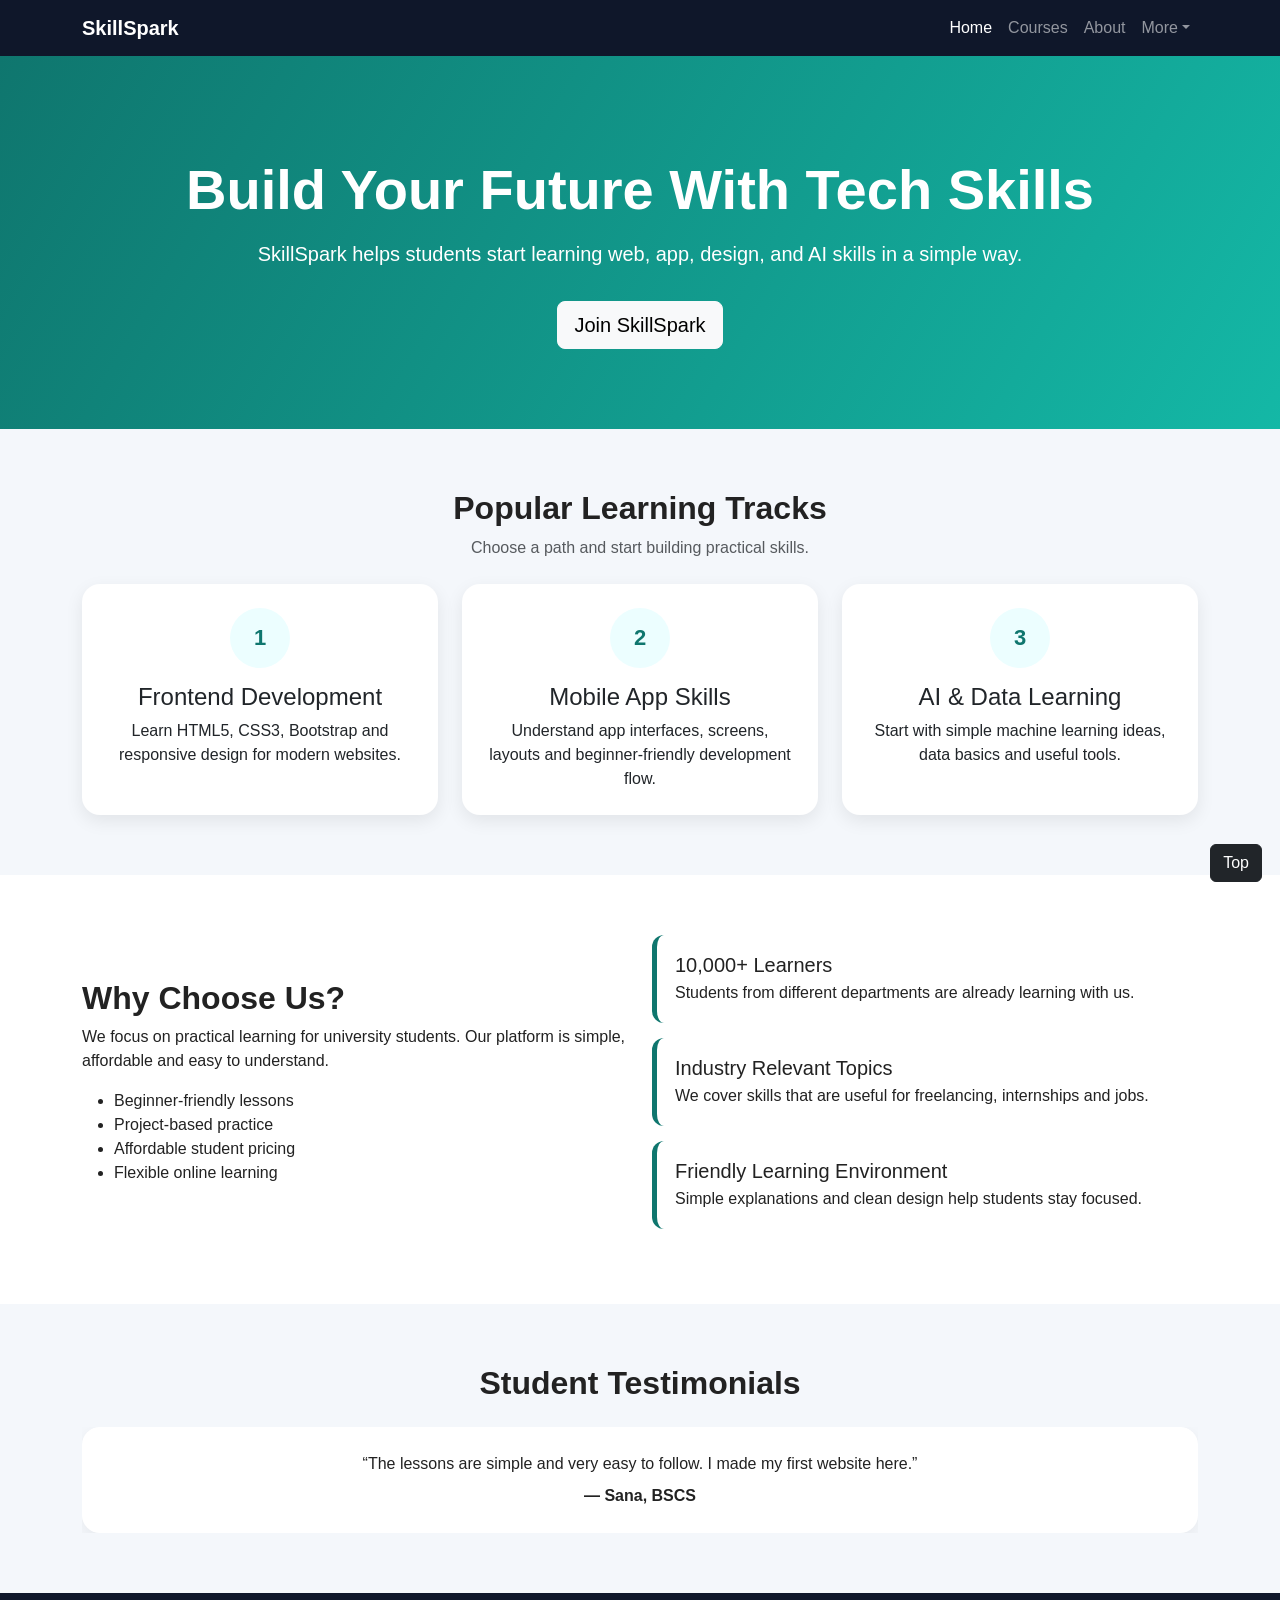
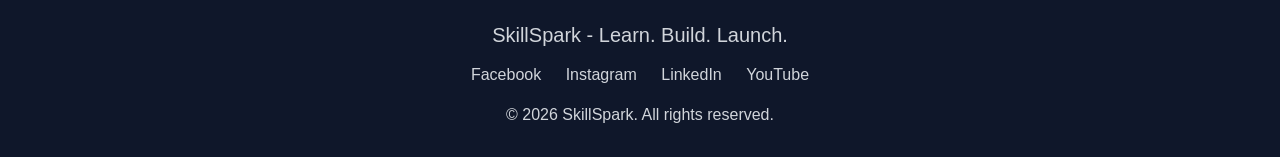
<file: index.html>
<!DOCTYPE html>
<html lang="en">
<head>
  <meta charset="UTF-8">
  <meta name="viewport" content="width=device-width, initial-scale=1.0">
  <title>SkillSpark | Home</title>
  <link rel="stylesheet" href="https://cdn.jsdelivr.net/npm/bootstrap@5.3.2/dist/css/bootstrap.min.css">
  <link rel="stylesheet" href="css/style.css">
</head>
<body>
<nav class="navbar navbar-expand-lg navbar-dark" style="background:#0f172a;">
  <div class="container">
    <a class="navbar-brand fw-bold" href="index.html">SkillSpark</a>
    <button class="navbar-toggler" type="button" data-bs-toggle="collapse" data-bs-target="#menuBar">
      <span class="navbar-toggler-icon"></span>
    </button>
    <div class="collapse navbar-collapse" id="menuBar">
      <ul class="navbar-nav ms-auto">
        <li class="nav-item"><a class="nav-link active" href="index.html">Home</a></li>
        <li class="nav-item"><a class="nav-link" href="courses.html">Courses</a></li>
        <li class="nav-item"><a class="nav-link" href="about.html">About</a></li>
        <li class="nav-item dropdown">
          <a class="nav-link dropdown-toggle" href="#" data-bs-toggle="dropdown">More</a>
          <ul class="dropdown-menu">
            <li><a class="dropdown-item" href="register.html">Register</a></li>
            <li><a class="dropdown-item" href="contact.html">Contact</a></li>
            <li><a class="dropdown-item" href="#reviews">Reviews</a></li>
          </ul>
        </li>
      </ul>
    </div>
  </div>
</nav>
<section class="top-banner text-center">
  <div class="container">
    <h1 class="display-4 fw-bold">Build Your Future With Tech Skills</h1>
    <p class="lead mt-3">SkillSpark helps students start learning web, app, design, and AI skills in a simple way.</p>
    <a href="register.html" class="btn btn-light btn-lg mt-3">Join SkillSpark</a>
  </div>
</section>
<section class="section-space">
  <div class="container">
    <div class="text-center mb-4">
      <h2 class="fw-bold">Popular Learning Tracks</h2>
      <p class="text-muted">Choose a path and start building practical skills.</p>
    </div>
    <div class="row g-4">
      <div class="col-sm-12 col-md-6 col-lg-4">
        <div class="card custom-card h-100 text-center p-4">
          <div class="icon-box">1</div>
          <h4>Frontend Development</h4>
          <p class="mb-0">Learn HTML5, CSS3, Bootstrap and responsive design for modern websites.</p>
        </div>
      </div>
      <div class="col-sm-12 col-md-6 col-lg-4">
        <div class="card custom-card h-100 text-center p-4">
          <div class="icon-box">2</div>
          <h4>Mobile App Skills</h4>
          <p class="mb-0">Understand app interfaces, screens, layouts and beginner-friendly development flow.</p>
        </div>
      </div>
      <div class="col-sm-12 col-md-6 col-lg-4">
        <div class="card custom-card h-100 text-center p-4">
          <div class="icon-box">3</div>
          <h4>AI & Data Learning</h4>
          <p class="mb-0">Start with simple machine learning ideas, data basics and useful tools.</p>
        </div>
      </div>
    </div>
  </div>
</section>
<section class="section-space bg-white">
  <div class="container">
    <div class="row g-4 align-items-center">
      <div class="col-sm-12 col-lg-6">
        <h2 class="fw-bold">Why Choose Us?</h2>
        <p>We focus on practical learning for university students. Our platform is simple, affordable and easy to understand.</p>
        <ul>
          <li>Beginner-friendly lessons</li>
          <li>Project-based practice</li>
          <li>Affordable student pricing</li>
          <li>Flexible online learning</li>
        </ul>
      </div>
      <div class="col-sm-12 col-lg-6">
        <div class="stats-box">
          <h5 class="mb-1">10,000+ Learners</h5>
          <p class="mb-0">Students from different departments are already learning with us.</p>
        </div>
        <div class="stats-box">
          <h5 class="mb-1">Industry Relevant Topics</h5>
          <p class="mb-0">We cover skills that are useful for freelancing, internships and jobs.</p>
        </div>
        <div class="stats-box">
          <h5 class="mb-1">Friendly Learning Environment</h5>
          <p class="mb-0">Simple explanations and clean design help students stay focused.</p>
        </div>
      </div>
    </div>
  </div>
</section>
<section class="section-space" id="reviews">
  <div class="container">
    <div class="text-center mb-4">
      <h2 class="fw-bold">Student Testimonials</h2>
    </div>
    <div id="reviewSlider" class="carousel slide" data-bs-ride="carousel">
      <div class="carousel-inner">
        <div class="carousel-item active">
          <div class="rounded-box text-center">
            <p class="mb-2">“The lessons are simple and very easy to follow. I made my first website here.”</p>
            <strong>— Sana, BSCS</strong>
          </div>
        </div>
        <div class="carousel-item">
          <div class="rounded-box text-center">
            <p class="mb-2">“I liked the design and structure of the courses. It feels organized.”</p>
            <strong>— Hamza, BSIT</strong>
          </div>
        </div>
        <div class="carousel-item">
          <div class="rounded-box text-center">
            <p class="mb-2">“SkillSpark gave me confidence to start learning AI and UI design.”</p>
            <strong>— Areeba, Software Engineering</strong>
          </div>
        </div>
      </div>
      <button class="carousel-control-prev" type="button" data-bs-target="#reviewSlider" data-bs-slide="prev">
        <span class="carousel-control-prev-icon"></span>
      </button>
      <button class="carousel-control-next" type="button" data-bs-target="#reviewSlider" data-bs-slide="next">
        <span class="carousel-control-next-icon"></span>
      </button>
    </div>
  </div>
</section>
<footer class="site-footer">
  <div class="container text-center">
    <h5 class="mb-3">SkillSpark - Learn. Build. Launch.</h5>
    <a href="#">Facebook</a>
    <a href="#">Instagram</a>
    <a href="#">LinkedIn</a>
    <a href="#">YouTube</a>
    <p class="mt-3 mb-0">© 2026 SkillSpark. All rights reserved.</p>
  </div>
</footer>
<button onclick="window.scrollTo(0,0)" class="btn btn-dark back-top">Top</button>
<script src="https://cdn.jsdelivr.net/npm/bootstrap@5.3.2/dist/js/bootstrap.bundle.min.js"></script>
</body>
</html>
</file>
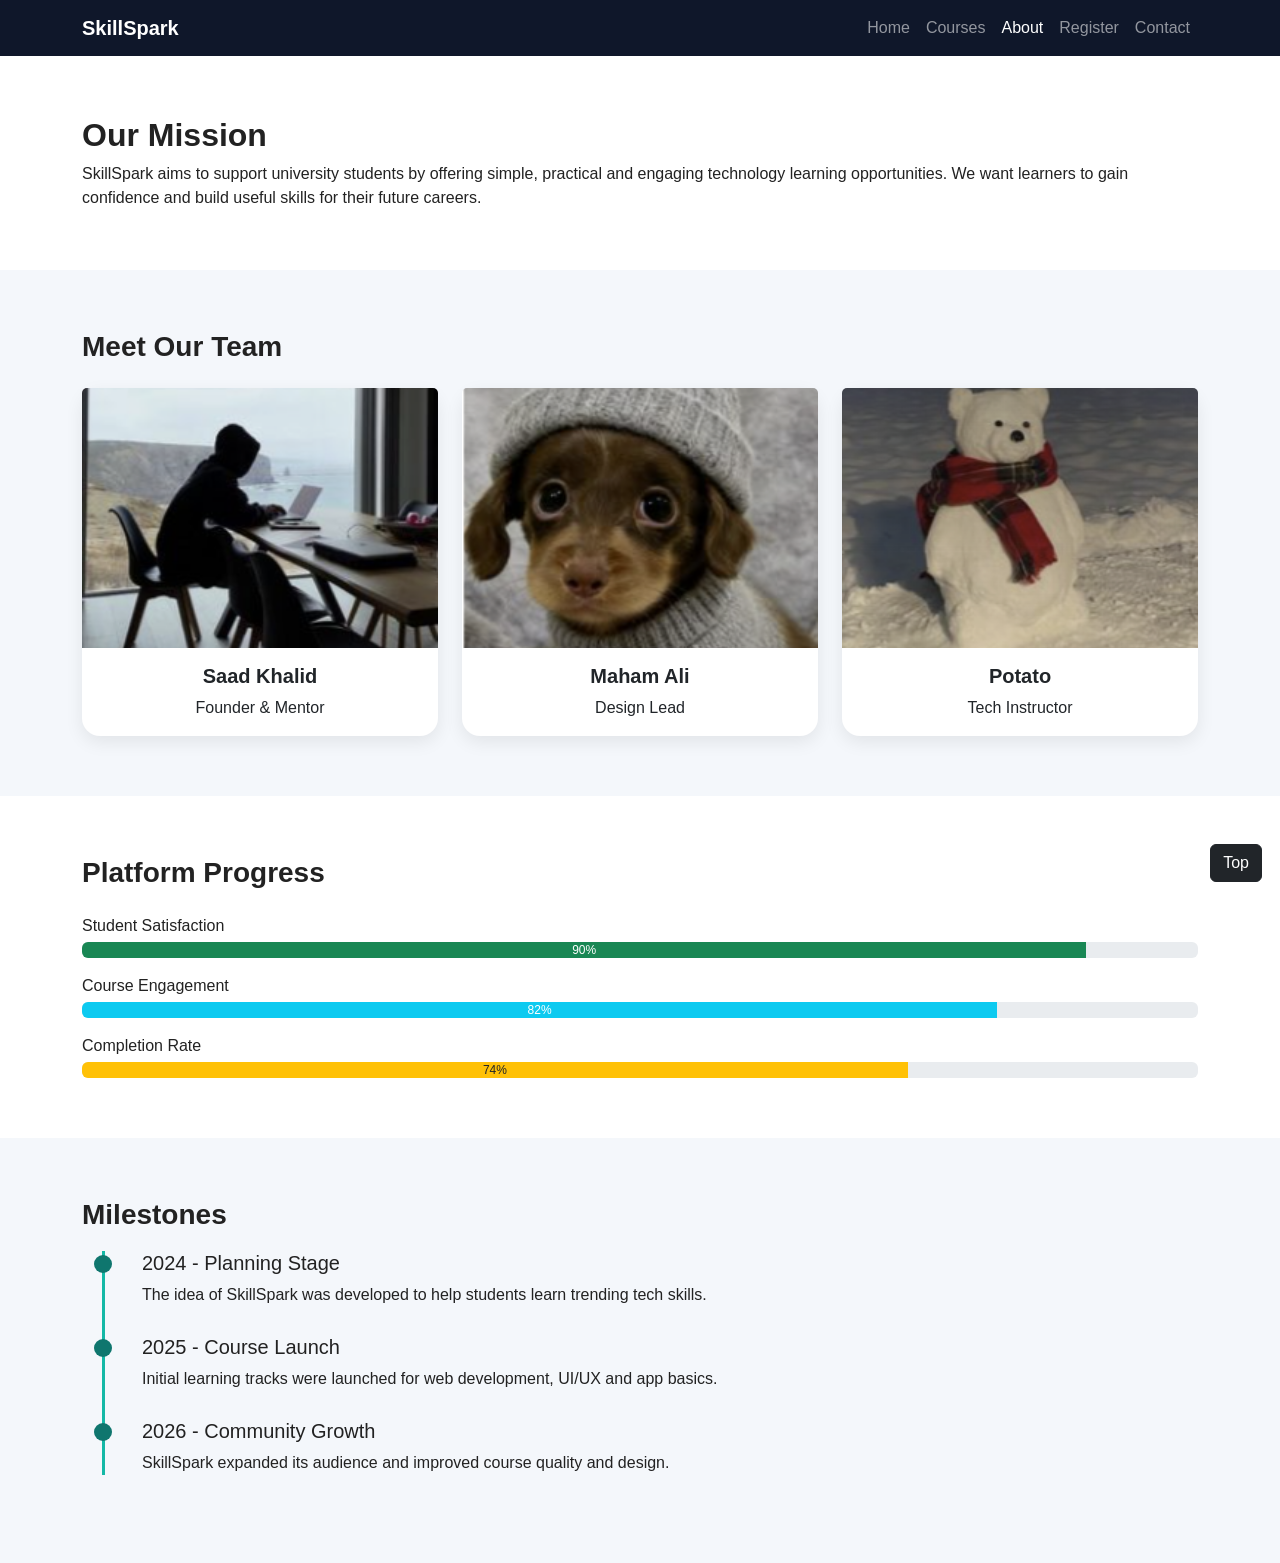
<file: about.html>
<!DOCTYPE html>
<html lang="en">
<head>
  <meta charset="UTF-8">
  <meta name="viewport" content="width=device-width, initial-scale=1.0">
  <title>SkillSpark | About</title>
  <link rel="stylesheet" href="https://cdn.jsdelivr.net/npm/bootstrap@5.3.2/dist/css/bootstrap.min.css">
  <link rel="stylesheet" href="css/style.css">
</head>
<body>
<nav class="navbar navbar-expand-lg navbar-dark" style="background:#0f172a;">
  <div class="container">
    <a class="navbar-brand fw-bold" href="index.html">SkillSpark</a>
    <button class="navbar-toggler" type="button" data-bs-toggle="collapse" data-bs-target="#menuBar">
      <span class="navbar-toggler-icon"></span>
    </button>
    <div class="collapse navbar-collapse" id="menuBar">
      <ul class="navbar-nav ms-auto">
        <li class="nav-item"><a class="nav-link" href="index.html">Home</a></li>
        <li class="nav-item"><a class="nav-link" href="courses.html">Courses</a></li>
        <li class="nav-item"><a class="nav-link active" href="about.html">About</a></li>
        <li class="nav-item"><a class="nav-link" href="register.html">Register</a></li>
        <li class="nav-item"><a class="nav-link" href="contact.html">Contact</a></li>
      </ul>
    </div>
  </div>
</nav>
<section class="section-space bg-white">
  <div class="container">
    <h2 class="fw-bold">Our Mission</h2>
    <p class="mb-0">
      SkillSpark aims to support university students by offering simple, practical and engaging technology learning opportunities.
      We want learners to gain confidence and build useful skills for their future careers.
    </p>
  </div>
</section>
<section class="section-space">
  <div class="container">
    <h3 class="fw-bold mb-4">Meet Our Team</h3>
    <div class="row g-4">
      <div class="col-sm-12 col-md-6 col-lg-4">
        <div class="card custom-card h-100">
          <img src="assets/images/team1.png" class="card-img-top team-img" alt="Team Member">
          <div class="card-body text-center">
            <h5 class="fw-bold">Saad Khalid</h5>
            <p class="mb-0">Founder & Mentor</p>
          </div>
        </div>
      </div>
      <div class="col-sm-12 col-md-6 col-lg-4">
        <div class="card custom-card h-100">
          <img src="assets/images/team2.png" class="card-img-top team-img" alt="Team Member">
          <div class="card-body text-center">
            <h5 class="fw-bold">Maham Ali</h5>
            <p class="mb-0">Design Lead</p>
          </div>
        </div>
      </div>
      <div class="col-sm-12 col-md-6 col-lg-4">
        <div class="card custom-card h-100">
          <img src="assets/images/team3.png" class="card-img-top team-img" alt="Team Member">
          <div class="card-body text-center">
            <h5 class="fw-bold">Potato</h5>
            <p class="mb-0">Tech Instructor</p>
          </div>
        </div>
      </div>
    </div>
  </div>
</section>
<section class="section-space bg-white">
  <div class="container">
    <h3 class="fw-bold mb-4">Platform Progress</h3>
    <p class="mb-1">Student Satisfaction</p>
    <div class="progress mb-3">
      <div class="progress-bar bg-success" style="width: 90%;">90%</div>
    </div>
    <p class="mb-1">Course Engagement</p>
    <div class="progress mb-3">
      <div class="progress-bar bg-info" style="width: 82%;">82%</div>
    </div>
    <p class="mb-1">Completion Rate</p>
    <div class="progress">
      <div class="progress-bar bg-warning text-dark" style="width: 74%;">74%</div>
    </div>
  </div>
</section>
<section class="section-space">
  <div class="container">
    <h3 class="fw-bold">Milestones</h3>
    <div class="timeline-wrap">
      <div class="timeline-block">
        <h5>2024 - Planning Stage</h5>
        <p class="mb-0">The idea of SkillSpark was developed to help students learn trending tech skills.</p>
      </div>
      <div class="timeline-block">
        <h5>2025 - Course Launch</h5>
        <p class="mb-0">Initial learning tracks were launched for web development, UI/UX and app basics.</p>
      </div>

      <div class="timeline-block">
        <h5>2026 - Community Growth</h5>
        <p class="mb-0">SkillSpark expanded its audience and improved course quality and design.</p>
      </div>
    </div>
  </div>
</section>
<button onclick="window.scrollTo(0,0)" class="btn btn-dark back-top">Top</button>
<script src="https://cdn.jsdelivr.net/npm/bootstrap@5.3.2/dist/js/bootstrap.bundle.min.js"></script>
</body>
</html>
</file>
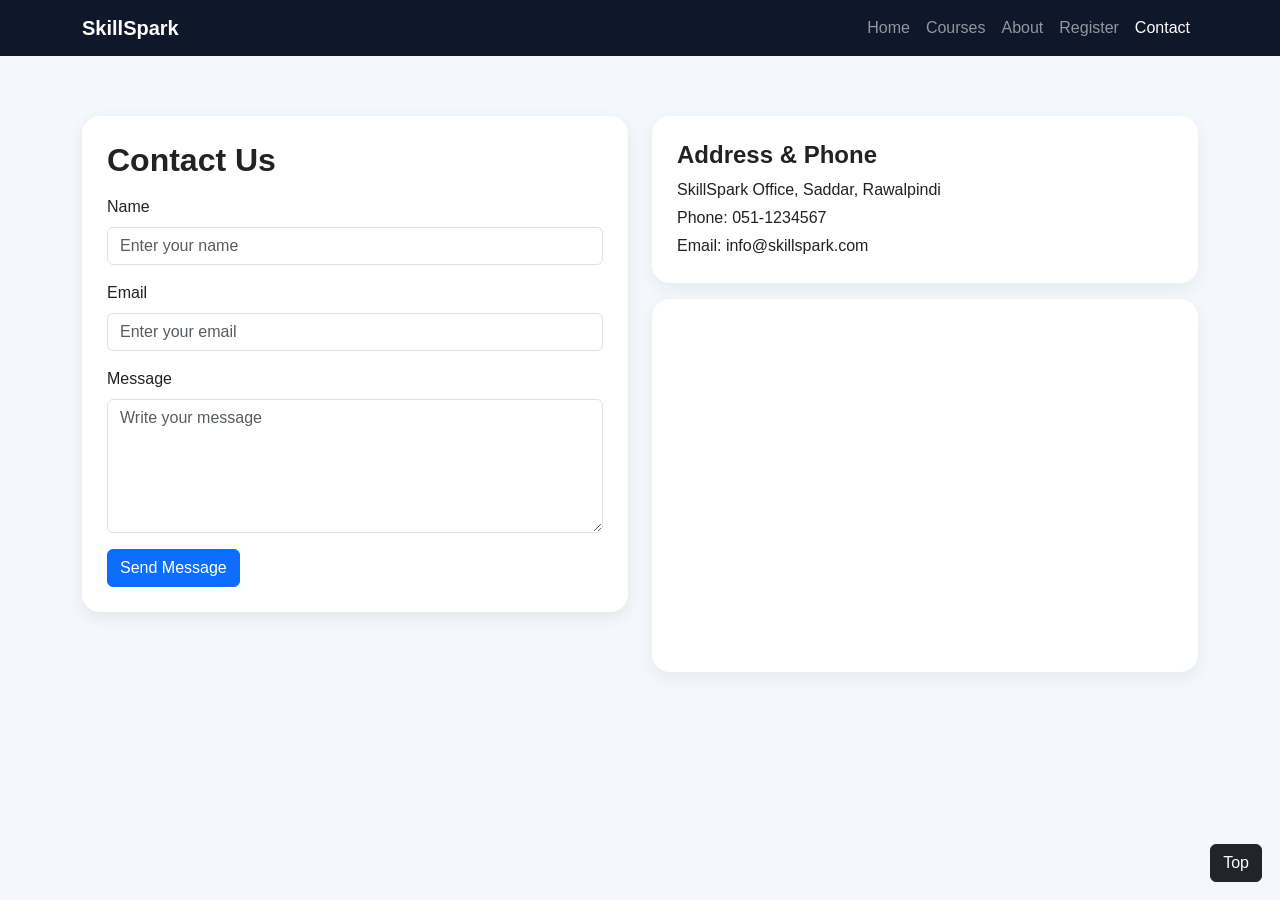
<file: contact.html>
<!DOCTYPE html>
<html lang="en">
<head>
  <meta charset="UTF-8">
  <meta name="viewport" content="width=device-width, initial-scale=1.0">
  <title>SkillSpark | Contact</title>
  <link rel="stylesheet" href="https://cdn.jsdelivr.net/npm/bootstrap@5.3.2/dist/css/bootstrap.min.css">
  <link rel="stylesheet" href="css/style.css">
</head>
<body>
<nav class="navbar navbar-expand-lg navbar-dark" style="background:#0f172a;">
  <div class="container">
    <a class="navbar-brand fw-bold" href="index.html">SkillSpark</a>
    <button class="navbar-toggler" type="button" data-bs-toggle="collapse" data-bs-target="#menuBar">
      <span class="navbar-toggler-icon"></span>
    </button>
    <div class="collapse navbar-collapse" id="menuBar">
      <ul class="navbar-nav ms-auto">
        <li class="nav-item"><a class="nav-link" href="index.html">Home</a></li>
        <li class="nav-item"><a class="nav-link" href="courses.html">Courses</a></li>
        <li class="nav-item"><a class="nav-link" href="about.html">About</a></li>
        <li class="nav-item"><a class="nav-link" href="register.html">Register</a></li>
        <li class="nav-item"><a class="nav-link active" href="contact.html">Contact</a></li>
      </ul>
    </div>
  </div>
</nav>
<section class="section-space">
  <div class="container">
    <div class="row g-4">
      <div class="col-sm-12 col-lg-6">
        <div class="form-area">
          <h2 class="fw-bold mb-3">Contact Us</h2>
          <div class="alert alert-success d-none" id="contactAlert">
            Your message has been sent successfully.
          </div>
          <form id="contactForm">
            <div class="mb-3">
              <label class="form-label">Name</label>
              <input type="text" class="form-control" id="visitorName" placeholder="Enter your name">
            </div>
            <div class="mb-3">
              <label class="form-label">Email</label>
              <input type="email" class="form-control" id="visitorEmail" placeholder="Enter your email">
            </div>
            <div class="mb-3">
              <label class="form-label">Message</label>
              <textarea class="form-control" id="visitorMessage" rows="5" placeholder="Write your message"></textarea>
            </div>

            <button type="submit" class="btn btn-primary">Send Message</button>
          </form>
        </div>
      </div>
      <div class="col-sm-12 col-lg-6">
        <div class="rounded-box mb-3">
          <h4 class="fw-bold">Address & Phone</h4>
          <p class="mb-1">SkillSpark Office, Saddar, Rawalpindi</p>
          <p class="mb-1">Phone: 051-1234567</p>
          <p class="mb-0">Email: info@skillspark.com</p>
        </div>
        <div class="rounded-box p-2">
          <iframe
            src="https://maps.google.com/maps?q=Rawalpindi%20Pakistan&t=&z=13&ie=UTF8&iwloc=&output=embed"
            width="100%" height="350" style="border:0;" loading="lazy"></iframe>
        </div>
      </div>
    </div>
  </div>
</section>
<button onclick="window.scrollTo(0,0)" class="btn btn-dark back-top">Top</button>
<script src="https://cdn.jsdelivr.net/npm/bootstrap@5.3.2/dist/js/bootstrap.bundle.min.js"></script>
<script>
  const contactForm = document.getElementById("contactForm");
  const contactAlert = document.getElementById("contactAlert");
  contactForm.addEventListener("submit", function(e){
    e.preventDefault();
    contactAlert.classList.remove("d-none");
    contactForm.reset();
  });
</script>
</body>
</html>
</file>
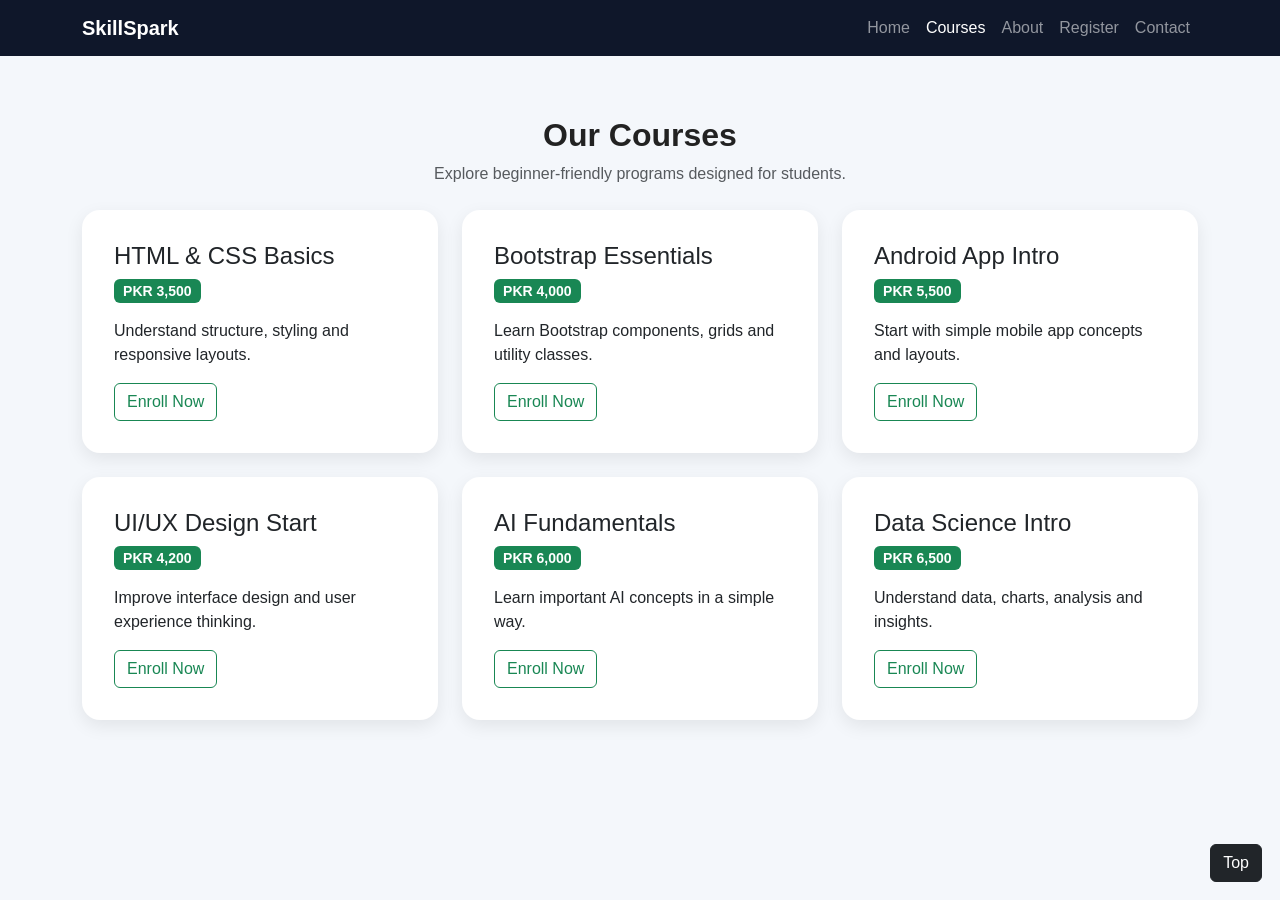
<file: courses.html>
<!DOCTYPE html>
<html lang="en">
<head>
  <meta charset="UTF-8">
  <meta name="viewport" content="width=device-width, initial-scale=1.0">
  <title>SkillSpark | Courses</title>
  <link rel="stylesheet" href="https://cdn.jsdelivr.net/npm/bootstrap@5.3.2/dist/css/bootstrap.min.css">
  <link rel="stylesheet" href="css/style.css">
</head>
<body>
<nav class="navbar navbar-expand-lg navbar-dark" style="background:#0f172a;">
  <div class="container">
    <a class="navbar-brand fw-bold" href="index.html">SkillSpark</a>
    <button class="navbar-toggler" type="button" data-bs-toggle="collapse" data-bs-target="#menuBar">
      <span class="navbar-toggler-icon"></span>
    </button>
    <div class="collapse navbar-collapse" id="menuBar">
      <ul class="navbar-nav ms-auto">
        <li class="nav-item"><a class="nav-link" href="index.html">Home</a></li>
        <li class="nav-item"><a class="nav-link active" href="courses.html">Courses</a></li>
        <li class="nav-item"><a class="nav-link" href="about.html">About</a></li>
        <li class="nav-item"><a class="nav-link" href="register.html">Register</a></li>
        <li class="nav-item"><a class="nav-link" href="contact.html">Contact</a></li>
      </ul>
    </div>
  </div>
</nav>
<section class="section-space">
  <div class="container">
    <div class="text-center mb-4">
      <h2 class="fw-bold">Our Courses</h2>
      <p class="text-muted">Explore beginner-friendly programs designed for students.</p>
    </div>
    <div class="row g-4">
      <div class="col-sm-12 col-md-6 col-lg-4">
        <div class="card custom-card h-100 p-3">
          <div class="card-body">
            <h4>HTML & CSS Basics</h4>
            <span class="badge text-bg-success course-badge mb-3">PKR 3,500</span>
            <p>Understand structure, styling and responsive layouts.</p>
            <button class="btn btn-outline-success" data-bs-toggle="modal" data-bs-target="#courseModal"
              data-name="HTML & CSS Basics"
              data-fee="PKR 3,500"
              data-info="This course covers webpage structure, typography, colors, spacing and responsive layout basics.">
              Enroll Now
            </button>
          </div>
        </div>
      </div>
      <div class="col-sm-12 col-md-6 col-lg-4">
        <div class="card custom-card h-100 p-3">
          <div class="card-body">
            <h4>Bootstrap Essentials</h4>
            <span class="badge text-bg-success course-badge mb-3">PKR 4,000</span>
            <p>Learn Bootstrap components, grids and utility classes.</p>
            <button class="btn btn-outline-success" data-bs-toggle="modal" data-bs-target="#courseModal"
              data-name="Bootstrap Essentials"
              data-fee="PKR 4,000"
              data-info="Students learn navbars, cards, forms, modals, carousels and responsive pages using Bootstrap 5.">
              Enroll Now
            </button>
          </div>
        </div>
      </div>
      <div class="col-sm-12 col-md-6 col-lg-4">
        <div class="card custom-card h-100 p-3">
          <div class="card-body">
            <h4>Android App Intro</h4>
            <span class="badge text-bg-success course-badge mb-3">PKR 5,500</span>
            <p>Start with simple mobile app concepts and layouts.</p>
            <button class="btn btn-outline-success" data-bs-toggle="modal" data-bs-target="#courseModal"
              data-name="Android App Intro"
              data-fee="PKR 5,500"
              data-info="This course introduces app screens, layouts, navigation flow and mobile UI structure.">
              Enroll Now
            </button>
          </div>
        </div>
      </div>
      <div class="col-sm-12 col-md-6 col-lg-4">
        <div class="card custom-card h-100 p-3">
          <div class="card-body">
            <h4>UI/UX Design Start</h4>
            <span class="badge text-bg-success course-badge mb-3">PKR 4,200</span>
            <p>Improve interface design and user experience thinking.</p>
            <button class="btn btn-outline-success" data-bs-toggle="modal" data-bs-target="#courseModal"
              data-name="UI/UX Design Start"
              data-fee="PKR 4,200"
              data-info="Covers wireframes, layout planning, color selection and user-friendly screens.">
              Enroll Now
            </button>
          </div>
        </div>
      </div>
      <div class="col-sm-12 col-md-6 col-lg-4">
        <div class="card custom-card h-100 p-3">
          <div class="card-body">
            <h4>AI Fundamentals</h4>
            <span class="badge text-bg-success course-badge mb-3">PKR 6,000</span>
            <p>Learn important AI concepts in a simple way.</p>
            <button class="btn btn-outline-success" data-bs-toggle="modal" data-bs-target="#courseModal"
              data-name="AI Fundamentals"
              data-fee="PKR 6,000"
              data-info="Students explore machine learning concepts, AI uses and beginner-level examples.">
              Enroll Now
            </button>
          </div>
        </div>
      </div>
      <div class="col-sm-12 col-md-6 col-lg-4">
        <div class="card custom-card h-100 p-3">
          <div class="card-body">
            <h4>Data Science Intro</h4>
            <span class="badge text-bg-success course-badge mb-3">PKR 6,500</span>
            <p>Understand data, charts, analysis and insights.</p>
            <button class="btn btn-outline-success" data-bs-toggle="modal" data-bs-target="#courseModal"
              data-name="Data Science Intro"
              data-fee="PKR 6,500"
              data-info="This course explains data handling, analysis steps and beginner-friendly practical tasks.">
              Enroll Now
            </button>
          </div>
        </div>
      </div>
    </div>
  </div>
</section>
<div class="modal fade" id="courseModal" tabindex="-1">
  <div class="modal-dialog">
    <div class="modal-content">
      <div class="modal-header">
        <h5 class="modal-title" id="courseTitle">Course Name</h5>
        <button class="btn-close" data-bs-dismiss="modal"></button>
      </div>
      <div class="modal-body">
        <p><strong>Fee:</strong> <span id="courseFee"></span></p>
        <p id="courseInfo"></p>
      </div>
      <div class="modal-footer">
        <a href="register.html" class="btn btn-success">Go to Register</a>
        <button class="btn btn-secondary" data-bs-dismiss="modal">Close</button>
      </div>
    </div>
  </div>
</div>
<button onclick="window.scrollTo(0,0)" class="btn btn-dark back-top">Top</button>
<script src="https://cdn.jsdelivr.net/npm/bootstrap@5.3.2/dist/js/bootstrap.bundle.min.js"></script>
<script>
  const modalBox = document.getElementById('courseModal');
  modalBox.addEventListener('show.bs.modal', function(event){
    const btn = event.relatedTarget;
    document.getElementById('courseTitle').innerText = btn.getAttribute('data-name');
    document.getElementById('courseFee').innerText = btn.getAttribute('data-fee');
    document.getElementById('courseInfo').innerText = btn.getAttribute('data-info');
  });
</script>
</body>
</html>
</file>
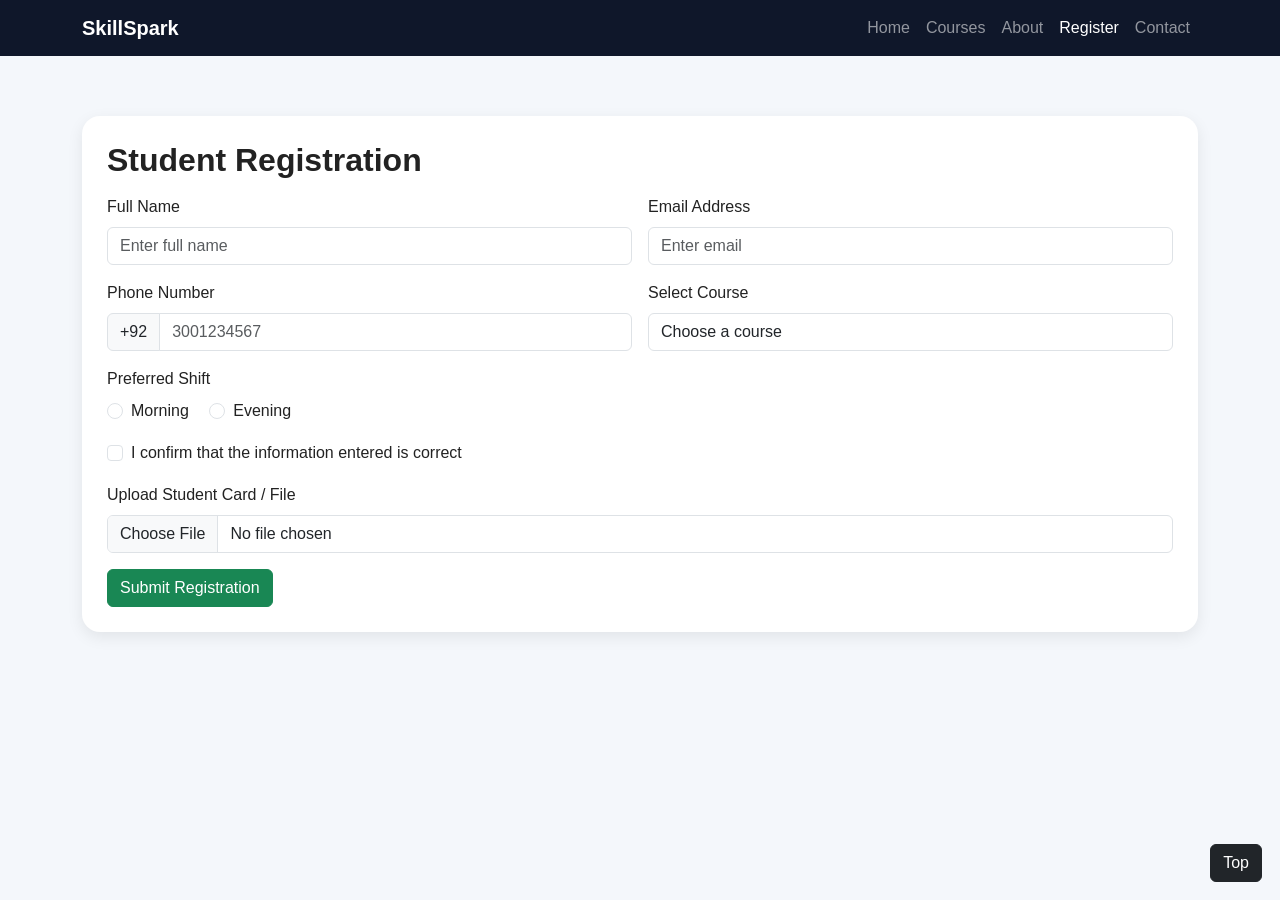
<file: register.html>
<!DOCTYPE html>
<html lang="en">
<head>
  <meta charset="UTF-8">
  <meta name="viewport" content="width=device-width, initial-scale=1.0">
  <title>SkillSpark | Register</title>
  <link rel="stylesheet" href="https://cdn.jsdelivr.net/npm/bootstrap@5.3.2/dist/css/bootstrap.min.css">
  <link rel="stylesheet" href="css/style.css">
</head>
<body>
<nav class="navbar navbar-expand-lg navbar-dark" style="background:#0f172a;">
  <div class="container">
    <a class="navbar-brand fw-bold" href="index.html">SkillSpark</a>
    <button class="navbar-toggler" type="button" data-bs-toggle="collapse" data-bs-target="#menuBar">
      <span class="navbar-toggler-icon"></span>
    </button>
    <div class="collapse navbar-collapse" id="menuBar">
      <ul class="navbar-nav ms-auto">
        <li class="nav-item"><a class="nav-link" href="index.html">Home</a></li>
        <li class="nav-item"><a class="nav-link" href="courses.html">Courses</a></li>
        <li class="nav-item"><a class="nav-link" href="about.html">About</a></li>
        <li class="nav-item"><a class="nav-link active" href="register.html">Register</a></li>
        <li class="nav-item"><a class="nav-link" href="contact.html">Contact</a></li>
      </ul>
    </div>
  </div>
</nav>
<section class="section-space">
  <div class="container">
    <div class="form-area">
      <h2 class="fw-bold mb-3">Student Registration</h2>
      <div class="alert alert-success d-none" id="successMsg">
        Your registration has been submitted successfully.
      </div>
      <form id="registerForm" novalidate>
        <div class="row g-3">
          <div class="col-sm-12 col-md-6">
            <label class="form-label">Full Name</label>
            <input type="text" id="fullName" class="form-control" placeholder="Enter full name">
          </div>
          <div class="col-sm-12 col-md-6">
            <label class="form-label">Email Address</label>
            <input type="email" id="emailAddress" class="form-control" placeholder="Enter email">
          </div>
          <div class="col-sm-12 col-md-6">
            <label class="form-label">Phone Number</label>
            <div class="input-group">
              <span class="input-group-text">+92</span>
              <input type="text" id="phoneNumber" class="form-control" placeholder="3001234567">
            </div>
          </div>
          <div class="col-sm-12 col-md-6">
            <label class="form-label">Select Course</label>
            <select id="courseSelect" class="form-control">
              <option value="">Choose a course</option>
              <option>HTML & CSS Basics</option>
              <option>Bootstrap Essentials</option>
              <option>Android App Intro</option>
              <option>UI/UX Design Start</option>
              <option>AI Fundamentals</option>
              <option>Data Science Intro</option>
            </select>
          </div>
          <div class="col-12">
            <label class="form-label d-block">Preferred Shift</label>
            <div class="form-check form-check-inline">
              <input class="form-check-input" type="radio" name="shift" id="morning">
              <label class="form-check-label" for="morning">Morning</label>
            </div>
            <div class="form-check form-check-inline">
              <input class="form-check-input" type="radio" name="shift" id="evening">
              <label class="form-check-label" for="evening">Evening</label>
            </div>
          </div>
          <div class="col-12">
            <div class="form-check">
              <input class="form-check-input" type="checkbox" id="agreeCheck">
              <label class="form-check-label" for="agreeCheck">
                I confirm that the information entered is correct
              </label>
            </div>
          </div>
          <div class="col-12">
            <label class="form-label">Upload Student Card / File</label>
            <input type="file" id="studentFile" class="form-control">
          </div>

          <div class="col-12">
            <button type="submit" class="btn btn-success">Submit Registration</button>
          </div>

        </div>
      </form>
    </div>
  </div>
</section>
<button onclick="window.scrollTo(0,0)" class="btn btn-dark back-top">Top</button>
<script src="https://cdn.jsdelivr.net/npm/bootstrap@5.3.2/dist/js/bootstrap.bundle.min.js"></script>
<script>
  const regForm = document.getElementById("registerForm");
  const successMsg = document.getElementById("successMsg");
  regForm.addEventListener("submit", function(e){
    e.preventDefault();
    let valid = true;
    const name = document.getElementById("fullName");
    const email = document.getElementById("emailAddress");
    const phone = document.getElementById("phoneNumber");
    const course = document.getElementById("courseSelect");
    const file = document.getElementById("studentFile");
    const agree = document.getElementById("agreeCheck");
    const shiftChecked = document.querySelector('input[name="shift"]:checked');
    const fields = [name, email, phone, course, file];
    fields.forEach(function(field){
      if(field.value.trim() === ""){
        field.classList.add("is-invalid");
        field.classList.remove("is-valid");
        valid = false;
      }else{
        field.classList.add("is-valid");
        field.classList.remove("is-invalid");
      }
    });
    if(!shiftChecked){
      valid = false;
      document.getElementById("morning").classList.add("is-invalid");
      document.getElementById("evening").classList.add("is-invalid");
    }else{
      document.getElementById("morning").classList.remove("is-invalid");
      document.getElementById("evening").classList.remove("is-invalid");
    }
    if(!agree.checked){
      agree.classList.add("is-invalid");
      valid = false;
    }else{
      agree.classList.remove("is-invalid");
      agree.classList.add("is-valid");
    }
    if(valid){
      successMsg.classList.remove("d-none");
      regForm.reset();
      document.querySelectorAll(".is-valid").forEach(function(el){
        el.classList.remove("is-valid");
      });
    }
  });
</script>
</body>
</html>
</file>
<file: css/style.css>
body{
  font-family: Verdana, Geneva, Tahoma, sans-serif;
  background-color: #f4f7fb;
  color: #222;
}
html{
  scroll-behavior: smooth;
}
:root{
  --main:#0f766e;
  --second:#14b8a6;
  --dark:#0f172a;
  --light:#ecfeff;
}
.top-banner{
  background: linear-gradient(120deg, var(--main), var(--second));
  color: white;
  padding: 100px 20px 80px;
}
.section-space{
  padding: 60px 0;
}
.custom-card{
  border: none;
  border-radius: 18px;
  transition: 0.35s ease;
  box-shadow: 0 6px 18px rgba(0,0,0,0.08);
}
.custom-card:hover{
  transform: translateY(-8px);
  box-shadow: 0 14px 25px rgba(0,0,0,0.14);
}
.icon-box{
  width: 60px;
  height: 60px;
  border-radius: 50%;
  background: var(--light);
  color: var(--main);
  display: flex;
  align-items: center;
  justify-content: center;
  font-size: 22px;
  margin: 0 auto 15px;
  font-weight: bold;
}
.rounded-box{
  background: white;
  border-radius: 18px;
  padding: 25px;
  box-shadow: 0 6px 18px rgba(0,0,0,0.06);
}
.stats-box{
  background: #ffffff;
  border-left: 5px solid var(--main);
  padding: 18px;
  border-radius: 12px;
  margin-bottom: 15px;
}
.timeline-wrap{
  position: relative;
  margin-top: 20px;
}
.timeline-wrap::before{
  content: "";
  position: absolute;
  left: 20px;
  top: 0;
  width: 3px;
  height: 100%;
  background: var(--second);
}
.timeline-block{
  position: relative;
  padding-left: 60px;
  margin-bottom: 28px;
}
.timeline-block::before{
  content: "";
  position: absolute;
  left: 12px;
  top: 4px;
  width: 18px;
  height: 18px;
  background: var(--main);
  border-radius: 50%;
}
.site-footer{
  background: var(--dark);
  color: #d1d5db;
  padding: 30px 0;
}
.site-footer a{
  color: #d1d5db;
  text-decoration: none;
  margin: 0 10px;
}
.site-footer a:hover{
  color: white;
}
.team-img{
  height: 260px;
  object-fit: cover;
}
.course-badge{
  font-size: 14px;
}
.form-area{
  background: white;
  border-radius: 18px;
  padding: 25px;
  box-shadow: 0 5px 16px rgba(0,0,0,0.08);
}
.back-top{
  position: fixed;
  right: 18px;
  bottom: 18px;
  z-index: 999;
}
.small-note{
  font-size: 14px;
  color: #6b7280;
}
</file>
